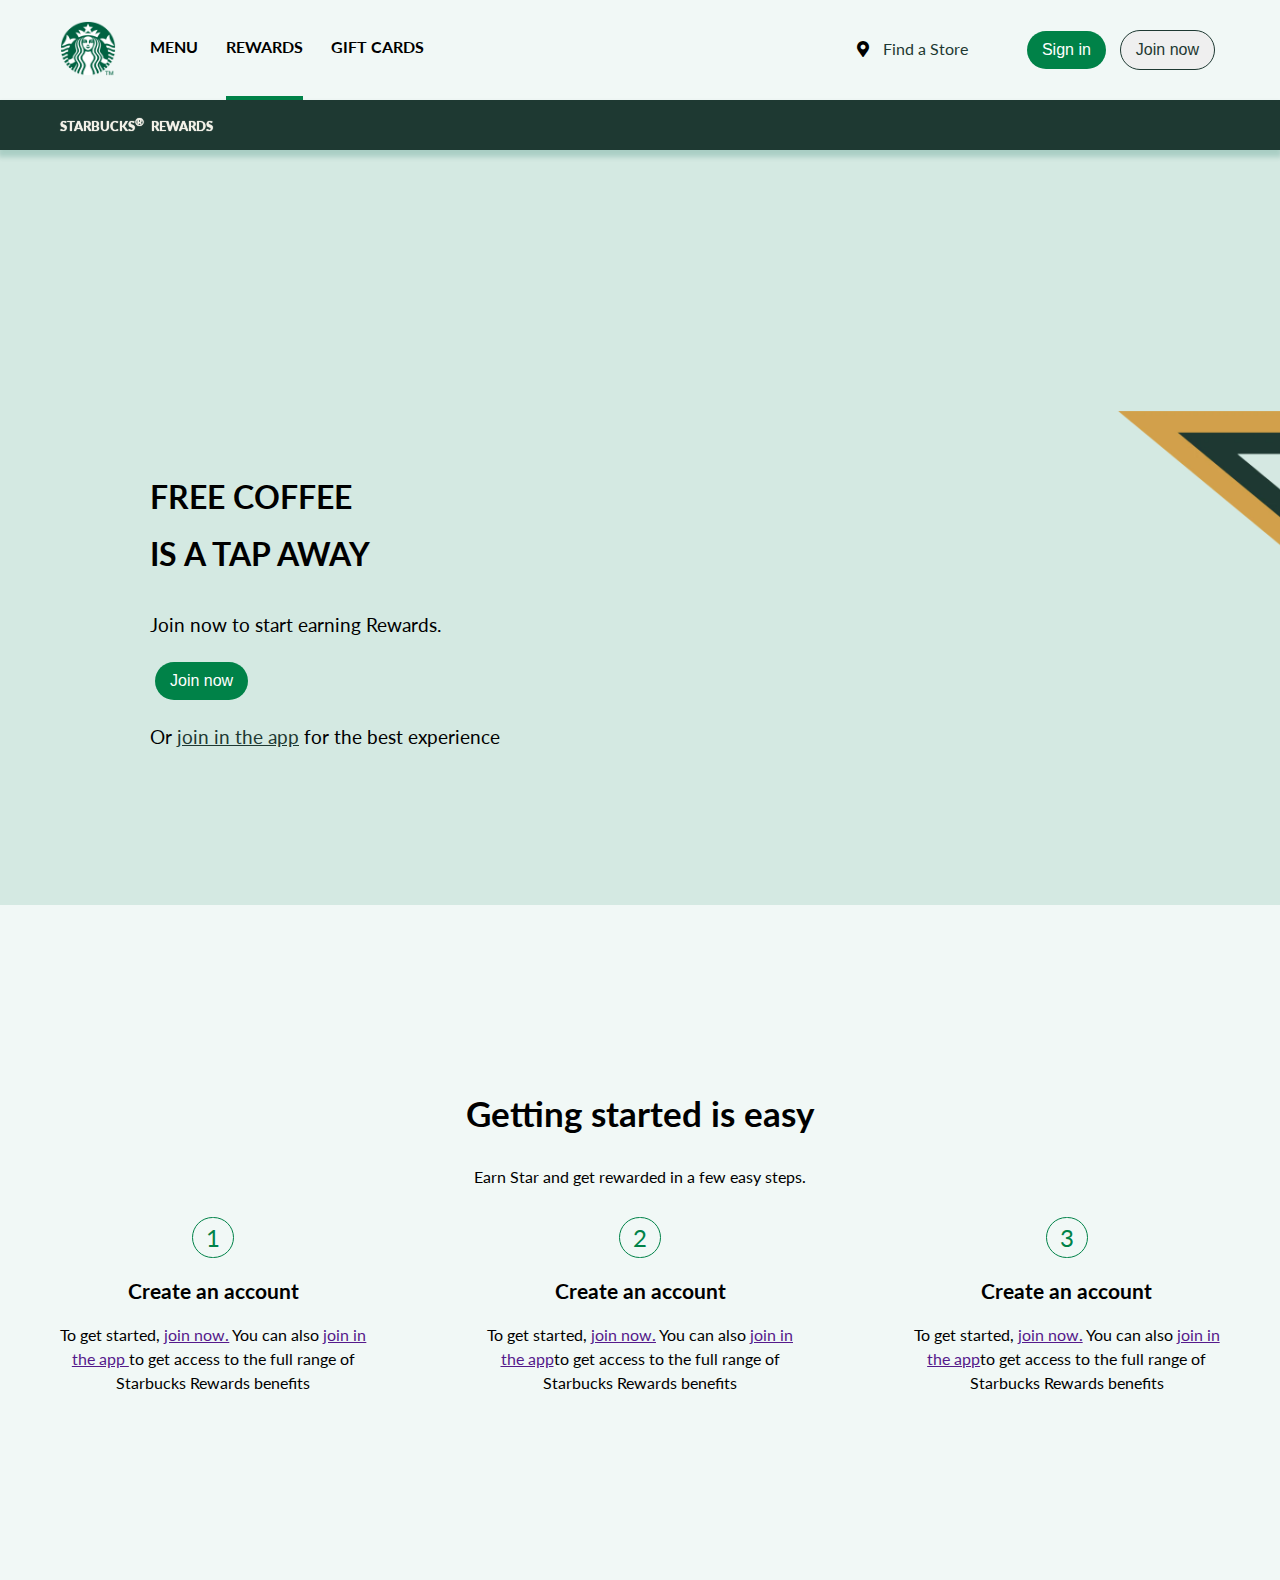
<file: Starbucks/index.html>
<!DOCTYPE html>
<html lang="en">
<head>
    <meta charset="UTF-8">
    <meta http-equiv="X-UA-Compatible" content="IE=edge">
    <meta name="viewport" content="width=device-width, initial-scale=1.0">
    <link href="https://cdnjs.cloudflare.com/ajax/libs/font-awesome/5.13.0/css/all.min.css" rel="stylesheet">
    <link rel="stylesheet" href="style.css">
    <title>estarbucs</title>
</head>
<body>
    <header>
        <nav>
            <div class="nav-left">
                <ul>
                    <a href=""><img src="./logo.png" alt="logo"></a>
                    <li><a href="">MENU</a></li>
                    <li ><a class="active" href="">REWARDS</a></li>
                    <li><a href="">GIFT CARDS</a></li>
                </ul>   
            </div>
            <div class="nav-right">
                <i class="fas fa-map-marker-alt"></i>
                <a href="">Find a Store</a>
                <button type="button" class="btn-white">Sign in</button>
                <button type="button" class="btn-dark">Join now</button>
            </div>
        </nav>
        <div class="rewards">
            <h3>STARBUCKS<sup>®</sup> REWARDS</h3>
        </div>
    </header>
    <main>
        <div class="heroText">
            <h2>FREE COFFEE<br>IS A TAP AWAY</h2>
            <p>Join now to start earning Rewards.</p>
            <button type="button" class="btn-green">Join now</button>
            <p>Or <a href="">join in the app</a> for the best experience</p>
        </div>    
    </main>
    <section>
        <div class="title">
            <h2>Getting started is easy</h2>
            <p>Earn Star and get rewarded in a few easy steps.</p>
        </div>
        <div class="container">
            <div class="card">
                <div class="number">1</div>
                <h4>Create an account</h4>
                <p>To get started, <a href="">join now.</a> You can also <a href="">join in the app </a>to get access to the full range of Starbucks Rewards benefits</p>
            </div>
            <div class="card">
                <div class="number">2</div>
                <h4>Create an account</h4>
                <p>To get started, <a href="">join now.</a> You can also <a href="">join in the app</a>to get access to the full range of Starbucks Rewards benefits</p>
            </div>
            <div class="card">
                <div class="number">3</div>
                <h4>Create an account</h4>
                <p>To get started, <a href="">join now.</a> You can also <a href="">join in the app</a>to get access to the full range of Starbucks Rewards benefits</p>
            </div>
        </div>
    </section>

</body>
</html>
</file>
<file: Starbucks/style.css>
@import url('https://fonts.googleapis.com/css2?family=Lato:wght@300;400;700&display=swap');
*{
    padding: 0;
    margin: 0;
    box-sizing: border-box;
    font-size: 100%;
    list-style: none;
    text-decoration: none;
}
:root{
    --dark-green:#1e3932;
    --light-green:#008248;
    --light1:#f3f1e7;
    --light2:#f1f8f6;
    --black:#000000;
}
html{
    font-family: 'Lato', sans-serif;
}
header{
    position: fixed;
    top:0;
    width: 100%;
}
nav{
    background-color: var(--light2);
    overflow: hidden;
    height: 100px;
    display: flex;
    align-items: center;
}

.nav-left{
    width: 50%;
    margin-left: 60px;

}
.nav-left img{
    width: 90%;
}

.nav-left ul{
    display: flex;
    align-items: center;
    gap: 28px;
}

.nav-left ul li{
    font-size: 1rem;
    margin-bottom: 6px;
}

.active{padding: 40px 0;
    border-bottom: 6px solid var(--light-green);
  
   
}
.nav-left ul li a{
    font-weight: bolder;
    color:#000000;
}

.nav-right{
    text-align: right;
    margin-right: 60px;
    width: 50%;
}

.rewards{
    background-color: var(--dark-green);
    color: var(--light1);
    font-size: 0.8rem;
    font-weight: bolder;
    padding: 15px 0 0 60px;
    height: 50px;
    box-shadow: 0 5px 5px 2px rgba(0,100,80,0.2);

}

.rewards h3{
    text-shadow: 0 0 1px #fff;
    font-weight: bolder;
}

sup{
    font-size: smaller;
    margin-right: 4px;
}
main{
    background-image: url(./xl-hero-desktop_2021.webp);
    background-color:#d4e9e2;
    background-size: cover;
    min-height: 85vh;
    margin-top: 140px;
    display: flex;
}

.heroText{
    margin-left: 150px;
    margin-bottom: 150px;
    align-self: flex-end;
    line-height: 1.8;
}

.heroText h2{
    font-size: 2rem;
    margin-bottom: 25px;
}

.heroText p{
    font-size: 1.2rem;
    font-weight: 400;
}
.btn-green{
    background-color: var(--light-green);
    color: #fff;
    border-radius: 30px;
    border:none;
    padding: 10px 15px;
    margin: 20px 5px;
}
.btn-dark{
    color: var(--dark-green);
    border-radius: 30px;
    border:1px solid var(--dark-green);
    padding: 10px 15px;
    margin: 20px 5px;
}
.btn-white{
    background-color: var(--light-green);
    color: #fff;
    border-radius: 30px;
    border:none;
    padding: 10px 15px;
    margin: 20px 5px;
}
.heroText p a{
    color: var(--dark-green);
    text-decoration: underline;
}
.nav-right a{
    color: var(--dark-green);
    margin: 0 50px 0 10px;
}
section{
    min-height: 75vh;
    text-align: center;
    background-color:var(--light2);
    display: flex;
    flex-direction: column;
    align-items: center;
    justify-content: center;
}
.title{
    line-height: 2.5;
}
.title h2 {
    font-size: 2.2rem;
}
.container{
    margin-top: 20px;
    align-items: center;
    display: flex;
    
}
.number{
    color: var(--light-green);
    font-size: 1.5rem;
    width: 42px;
    border: 1px solid var(--light-green);
    border-radius: 50vw;
    padding: 5px;
    margin-bottom: 20px;
}

.card{
    height: 200px;
    display: flex;
    flex-direction: column;
    align-items: center;
    margin: 0 50px;
}
.card p{
    font-size: 1rem;
    line-height: 1.5;
    padding: 20px 0;
    max-width: 40ch;
}

.card h4{
    font-size: 1.3rem;
}
.card p a{
    text-decoration: underline;
}
</file>
